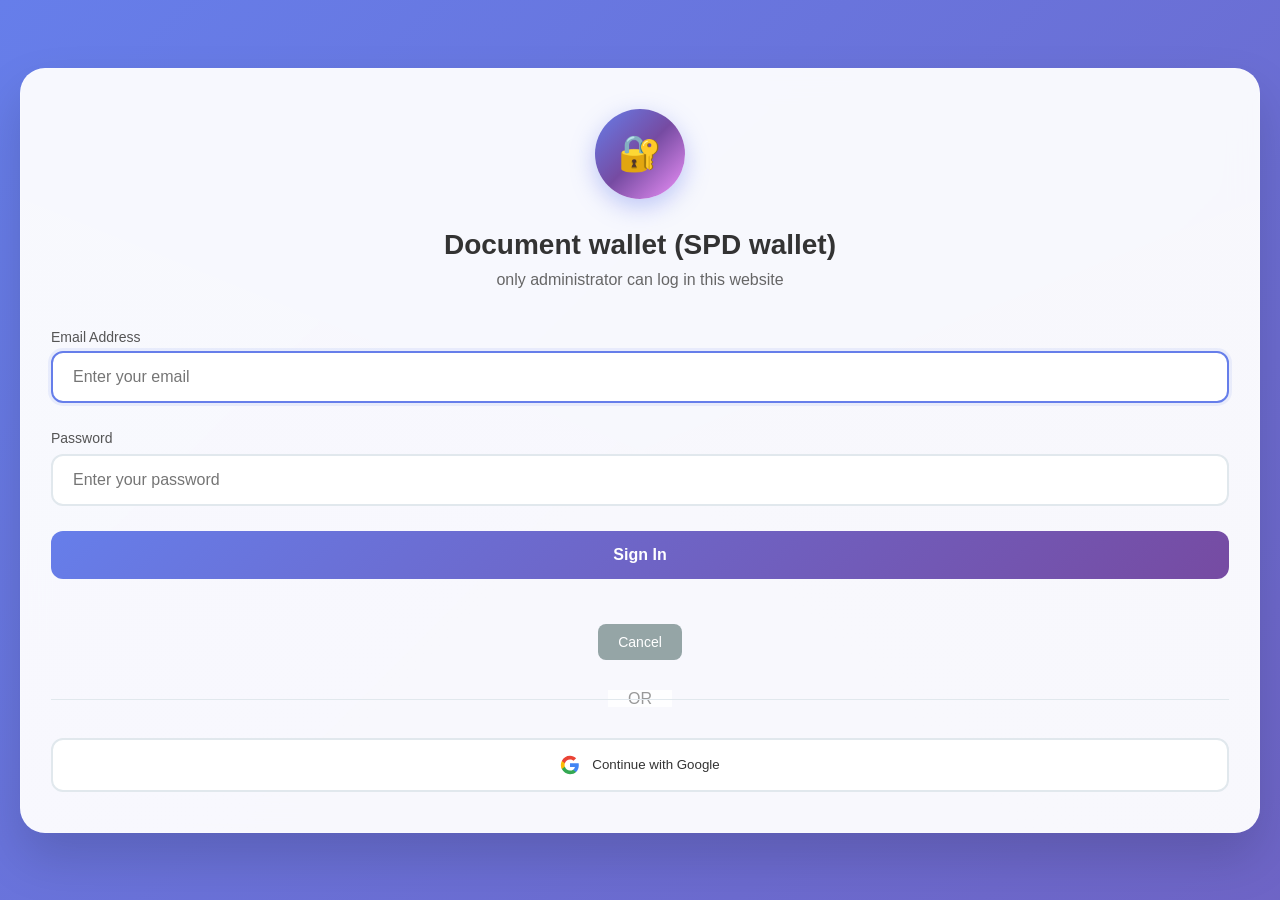
<file: index.html>
<!DOCTYPE html>
<html lang="en">
<head>
    <meta charset="UTF-8">
    <meta name="viewport" content="width=device-width, initial-scale=1.0">
    <title>Hijjaze Personal</title>
    <script src="https://accounts.google.com/gsi/client" async defer></script>
    <style>
 * {
            margin: 0;
            padding: 0;
            box-sizing: border-box;
        }

        body {
            font-family: 'Segoe UI', Tahoma, Geneva, Verdana, sans-serif;
            background: linear-gradient(135deg, #667eea 0%, #764ba2 50%, #f093fb 100%);
            background-size: 400% 400%;
            animation: gradientShift 8s ease infinite;
            min-height: 100vh;
            display: flex;
            align-items: center;
            justify-content: center;
            overflow-x: hidden;
        }

        @keyframes gradientShift {
            0% { background-position: 0% 50%; }
            50% { background-position: 100% 50%; }
            100% { background-position: 0% 50%; }
        }

        .container {
            width: 100%;
            /* max-width: 400px; */
            padding: 20px;
        }

        .login-container, .main-container {
            background: rgba(255, 255, 255, 0.95);
            backdrop-filter: blur(15px);
            border-radius: 25px;
            padding: 40px 30px;
            box-shadow: 0 25px 50px rgba(0, 0, 0, 0.15);
            text-align: center;
            transform: translateY(0);
            transition: all 0.6s cubic-bezier(0.4, 0, 0.2, 1);
            border: 1px solid rgba(255, 255, 255, 0.2);
            position: relative;
            overflow: hidden;
        }

        .login-container::before, .main-container::before {
            content: '';
            position: absolute;
            top: -50%;
            left: -50%;
            width: 200%;
            height: 200%;
            background: conic-gradient(transparent, rgba(255, 255, 255, 0.1), transparent);
            animation: rotate 8s linear infinite;
            z-index: -1;
        }

        @keyframes rotate {
            0% { transform: rotate(0deg); }
            100% { transform: rotate(360deg); }
        }

        .main-container {
            /* max-width: 1200px; */
            padding: 40px;
            background: linear-gradient(135deg, rgba(255, 255, 255, 0.98), rgba(248, 249, 250, 0.95));
            border: 2px solid rgba(255, 255, 255, 0.3);
        }

        .hidden {
            display: none !important;
        }

        .fade-in {
            animation: fadeIn 0.8s ease-out;
        }

        .fade-out {
            animation: fadeOut 0.5s ease-out;
        }

        @keyframes fadeIn {
            from {
                opacity: 0;
                transform: translateY(30px);
            }
            to {
                opacity: 1;
                transform: translateY(0);
            }
        }

        @keyframes fadeOut {
            from {
                opacity: 1;
                transform: translateY(0);
            }
            to {
                opacity: 0;
                transform: translateY(-30px);
            }
        }

        .logo {
            width: 90px;
            height: 90px;
            background: linear-gradient(135deg, #667eea, #764ba2, #f093fb);
            border-radius: 50%;
            margin: 0 auto 30px;
            display: flex;
            align-items: center;
            justify-content: center;
            animation: logoFloat 3s ease-in-out infinite, logoGlow 2s ease-in-out infinite alternate;
            position: relative;
            box-shadow: 0 8px 25px rgba(102, 126, 234, 0.4);
        }

        @keyframes logoFloat {
            0%, 100% {
                transform: translateY(0) rotate(0deg);
            }
            33% {
                transform: translateY(-8px) rotate(5deg);
            }
            66% {
                transform: translateY(4px) rotate(-3deg);
            }
        }

        @keyframes logoGlow {
            from {
                box-shadow: 0 8px 25px rgba(102, 126, 234, 0.4);
            }
            to {
                box-shadow: 0 8px 35px rgba(102, 126, 234, 0.6), 0 0 20px rgba(240, 147, 251, 0.4);
            }
        }

        .logo::before {
            content: '🔐';
            font-size: 35px;
        }

        @keyframes pulse {
            0%, 100% {
                transform: scale(1);
                box-shadow: 0 0 0 0 rgba(102, 126, 234, 0.4);
            }
            50% {
                transform: scale(1.05);
                box-shadow: 0 0 0 20px rgba(102, 126, 234, 0);
            }
        }

        h1 {
            color: #333;
            margin-bottom: 10px;
            font-size: 28px;
            font-weight: 700;
        }

        .subtitle {
            color: #666;
            margin-bottom: 40px;
            font-size: 16px;
        }

        .form-group {
            margin-bottom: 25px;
            text-align: left;
        }

        .form-group label {
            display: block;
            margin-bottom: 8px;
            color: #555;
            font-weight: 500;
            font-size: 14px;
        }

        .form-control {
            width: 100%;
            padding: 15px 20px;
            border: 2px solid #e1e8ed;
            border-radius: 12px;
            font-size: 16px;
            transition: all 0.3s ease;
            background: #fff;
        }

        .form-control:focus {
            outline: none;
            border-color: #667eea;
            box-shadow: 0 0 0 3px rgba(102, 126, 234, 0.1);
            transform: translateY(-2px);
        }

        .btn {
            width: 100%;
            padding: 15px;
            border: none;
            border-radius: 12px;
            font-size: 16px;
            font-weight: 600;
            cursor: pointer;
            transition: all 0.3s ease;
            position: relative;
            overflow: hidden;
        }

        .btn-primary {
            background: linear-gradient(135deg, #667eea, #764ba2);
            color: white;
            margin-bottom: 20px;
        }

        .btn-primary:hover {
            transform: translateY(-2px);
            box-shadow: 0 10px 25px rgba(102, 126, 234, 0.3);
        }

        .btn-primary:active {
            transform: translateY(0);
        }

        .divider {
            position: relative;
            margin: 30px 0;
            text-align: center;
            color: #999;
        }

        .divider::before {
            content: '';
            position: absolute;
            top: 50%;
            left: 0;
            right: 0;
            height: 1px;
            background: #e1e8ed;
        }

        .divider span {
            background: rgba(255, 255, 255, 0.95);
            padding: 0 20px;
        }

        .google-btn {
            display: flex;
            align-items: center;
            justify-content: center;
            gap: 12px;
            background: white;
            border: 2px solid #e1e8ed;
            color: #333;
            padding: 15px;
            border-radius: 12px;
            width: 100%;
            cursor: pointer;
            transition: all 0.3s ease;
        }

        .google-btn:hover {
            border-color: #4285f4;
            box-shadow: 0 5px 15px rgba(66, 133, 244, 0.2);
            transform: translateY(-2px);
        }

        .google-icon {
            width: 20px;
            height: 20px;
        }

        .error-message {
            background: #fee;
            color: #c33;
            padding: 12px 15px;
            border-radius: 8px;
            margin-bottom: 20px;
            border-left: 4px solid #c33;
            display: none;
        }

        .success-message {
            background: #efe;
            color: #363;
            padding: 12px 15px;
            border-radius: 8px;
            margin-bottom: 20px;
            border-left: 4px solid #363;
            display: none;
        }

        /* Main Page Styles */
        .main-header {
            text-align: center;
            margin-bottom: 50px;
            padding: 30px 0;
            border-bottom: 2px solid rgba(102, 126, 234, 0.1);
            position: relative;
        }

        .main-header::before {
            content: '';
            position: absolute;
            bottom: 0;
            left: 50%;
            transform: translateX(-50%);
            width: 100px;
            height: 3px;
            background: linear-gradient(135deg, #667eea, #764ba2, #f093fb);
            border-radius: 2px;
        }

        .welcome-section {
            margin-bottom: 20px;
        }

        .welcome-section h1 {
            color: #333;
            margin-bottom: 15px;
            font-size: 36px;
            font-weight: 700;
            background: linear-gradient(135deg, #667eea, #764ba2, #f093fb);
            -webkit-background-clip: text;
            -webkit-text-fill-color: transparent;
            background-clip: text;
            animation: textShimmer 3s ease-in-out infinite;
            text-shadow: 0 2px 4px rgba(0, 0, 0, 0.1);
        }

        .user-info {
            display: flex;
            align-items: center;
            justify-content: center;
            gap: 15px;
            margin-bottom: 20px;
        }

        .user-avatar {
            width: 60px;
            height: 60px;
            background: linear-gradient(135deg, #667eea, #764ba2);
            border-radius: 50%;
            display: flex;
            align-items: center;
            justify-content: center;
            font-size: 24px;
            color: white;
            font-weight: bold;
            box-shadow: 0 4px 15px rgba(102, 126, 234, 0.3);
        }

        .user-details h2 {
            margin: 0;
            font-size: 24px;
            color: #333;
            font-weight: 600;
        }

        .user-details p {
            margin: 0;
            color: #666;
            font-size: 16px;
        }

        .stats-section {
            display: grid;
            grid-template-columns: repeat(auto-fit, minmax(200px, 1fr));
            gap: 20px;
            margin-bottom: 40px;
        }

        .stat-card {
            background: linear-gradient(135deg, rgba(102, 126, 234, 0.1), rgba(240, 147, 251, 0.1));
            padding: 25px;
            border-radius: 15px;
            text-align: center;
            border: 1px solid rgba(255, 255, 255, 0.3);
            backdrop-filter: blur(10px);
        }

        .stat-number {
            font-size: 32px;
            font-weight: 700;
            color: #667eea;
            margin-bottom: 5px;
        }

        .stat-label {
            color: #666;
            font-size: 14px;
            text-transform: uppercase;
            letter-spacing: 1px;
        }

        @keyframes textShimmer {
            0%, 100% {
                background-position: 0% 50%;
            }
            50% {
                background-position: 100% 50%;
            }
        }

        .logout-btn {
            position: absolute;
            top: 20px;
            right: 20px;
            background: #ff4757;
            color: white;
            border: none;
            padding: 8px 16px;
            border-radius: 8px;
            cursor: pointer;
            font-size: 14px;
            transition: all 0.3s ease;
        }

        .logout-btn:hover {
            background: #ff3742;
            transform: translateY(-2px);
        }

        .back-btn {
            position: absolute;
            top: 20px;
            left: 20px;
            background: #667eea;
            color: white;
            border: none;
            padding: 8px 16px;
            border-radius: 8px;
            cursor: pointer;
            font-size: 14px;
            transition: all 0.3s ease;
            display: flex;
            align-items: center;
            gap: 5px;
        }

        .back-btn:hover {
            background: #5a6fd8;
            transform: translateY(-2px);
        }

        .cancel-btn {
            background: #95a5a6;
            color: white;
            border: none;
            padding: 10px 20px;
            border-radius: 8px;
            cursor: pointer;
            font-size: 14px;
            transition: all 0.3s ease;
            margin-top: 10px;
        }

        .cancel-btn:hover {
            background: #7f8c8d;
            transform: translateY(-2px);
        }

        .button-group {
            display: flex;
            gap: 10px;
            margin-top: 15px;
            justify-content: center;
        }

        .files-section {
            margin-top: 30px;
        }

        .section-title {
            font-size: 24px;
            font-weight: 600;
            color: #333;
            margin-bottom: 25px;
            display: flex;
            align-items: center;
            gap: 10px;
        }

        .section-title::before {
            content: '📁';
            font-size: 28px;
        }

        .files-grid {
            display: grid;
            grid-template-columns: repeat(auto-fit, minmax(320px, 1fr));
            gap: 30px;
            margin-top: 30px;
        }

        .file-card {
            background: linear-gradient(135deg, rgba(255, 255, 255, 0.98), rgba(248, 249, 250, 0.95));
            border-radius: 20px;
            padding: 35px 30px;
            box-shadow: 0 15px 35px rgba(0, 0, 0, 0.08);
            transition: all 0.5s cubic-bezier(0.4, 0, 0.2, 1);
            position: relative;
            overflow: hidden;
            cursor: pointer;
            border: 2px solid rgba(102, 126, 234, 0.1);
            backdrop-filter: blur(10px);
            animation: cardFloat 8s ease-in-out infinite;
        }

        @keyframes cardFloat {
            0%, 100% {
                transform: translateY(0);
            }
            50% {
                transform: translateY(-5px);
            }
        }

        .file-card::before {
            content: '';
            position: absolute;
            top: 0;
            left: -100%;
            width: 100%;
            height: 100%;
            background: linear-gradient(90deg, transparent, rgba(255, 255, 255, 0.6), transparent);
            transition: left 0.5s;
        }

        .file-card:hover::before {
            left: 100%;
        }

        .file-card:hover {
            transform: translateY(-15px) scale(1.05);
            box-shadow: 0 30px 60px rgba(102, 126, 234, 0.25);
            border-color: rgba(102, 126, 234, 0.3);
            animation: none;
        }

        .file-card:nth-child(odd) {
            animation-delay: -2s;
        }

        .file-card:nth-child(even) {
            animation-delay: -4s;
        }

        .file-header {
            display: flex;
            align-items: center;
            gap: 15px;
            margin-bottom: 20px;
        }

        .file-icon {
            width: 70px;
            height: 70px;
            background: linear-gradient(135deg, #667eea, #764ba2, #f093fb);
            border-radius: 15px;
            display: flex;
            align-items: center;
            justify-content: center;
            font-size: 28px;
            animation: float 4s ease-in-out infinite;
            box-shadow: 0 8px 20px rgba(102, 126, 234, 0.3);
        }

        .file-info {
            flex: 1;
        }

        @keyframes float {
            0%, 100% {
                transform: translateY(0);
            }
            50% {
                transform: translateY(-10px);
            }
        }

        .file-name {
            font-size: 20px;
            font-weight: 700;
            color: #333;
            margin-bottom: 5px;
            line-height: 1.2;
        }

        .file-description {
            font-size: 14px;
            color: #666;
            margin-bottom: 8px;
        }

        .file-size {
            color: #999;
            font-size: 13px;
            margin-bottom: 25px;
            font-weight: 500;
        }

        .download-section {
            display: flex;
            align-items: center;
            justify-content: space-between;
            gap: 15px;
        }

        .download-btn {
            background: linear-gradient(135deg, #667eea, #764ba2, #f093fb);
            color: white;
            border: none;
            padding: 15px 30px;
            border-radius: 30px;
            font-weight: 600;
            cursor: pointer;
            transition: all 0.4s ease;
            position: relative;
            overflow: hidden;
            font-size: 16px;
            min-width: 140px;
            box-shadow: 0 5px 15px rgba(102, 126, 234, 0.3);
        }

        .download-btn:hover {
            transform: translateY(-2px);
            box-shadow: 0 8px 20px rgba(102, 126, 234, 0.4);
        }

        .download-btn:active {
            transform: scale(0.98);
        }

        .download-btn.downloading {
            background: #ffa726;
            pointer-events: none;
        }

        .download-btn.downloaded {
            background: #4caf50;
        }

        .download-progress {
            position: absolute;
            bottom: 0;
            left: 0;
            height: 3px;
            background: rgba(255, 255, 255, 0.3);
            transition: width 0.3s ease;
            width: 0%;
        }

        /* Enhanced Responsive Design */
        @media (max-width: 768px) {
            body {
                padding: 10px;
            }

            .container {
                padding: 10px;
            }

            .login-container, .main-container {
                padding: 25px 20px;
                margin: 5px;
                border-radius: 20px;
            }

            .files-grid {
                grid-template-columns: 1fr;
                gap: 15px;
                margin-top: 25px;
            }

            .file-card {
                padding: 20px 15px;
                border-radius: 15px;
            }

            .file-icon {
                width: 50px;
                height: 50px;
                font-size: 20px;
                margin-bottom: 15px;
            }

            h1 {
                font-size: 22px;
            }

            .welcome-section h1 {
                font-size: 26px;
            }

            .logo {
                width: 70px;
                height: 70px;
                margin-bottom: 20px;
            }

            .logout-btn, .back-btn {
                top: 15px;
                padding: 6px 12px;
                font-size: 12px;
            }
            
            .logout-btn {
                right: 15px;
            }
            
            .back-btn {
                left: 15px;
            }
        }

        @media (max-width: 480px) {
            .container {
                padding: 5px;
            }

            .login-container, .main-container {
                padding: 20px 15px;
                margin: 0;
            }

            .file-card {
                padding: 15px 10px;
            }

            .form-control {
                padding: 12px 15px;
                font-size: 14px;
            }

            .btn {
                padding: 12px;
                font-size: 14px;
            }

            h1 {
                font-size: 20px;
            }

            .welcome-section h1 {
                font-size: 24px;
            }

            .files-grid {
                gap: 12px;
            }
        }

        /* Loading Animation */
        .loading {
            display: inline-block;
            width: 20px;
            height: 20px;
            border: 3px solid rgba(255, 255, 255, 0.3);
            border-radius: 50%;
            border-top-color: #fff;
            animation: spin 1s ease-in-out infinite;
        }

        @keyframes spin {
            to {
                transform: rotate(360deg);
            }
        }

</style>
<body>
    
 <!-- Login Container -->
    <div class="container">
        <div id="loginContainer" class="login-container fade-in">
            <div class="logo"></div>
            <h1>Document wallet (SPD wallet)</h1>
            <p class="subtitle">only administrator can log in this website</p>
            
            <div id="errorMessage" class="error-message"></div>
            <div id="successMessage" class="success-message"></div>
            
            <form id="loginForm">
                <div class="form-group">
                    <label for="email">Email Address</label>
                    <input type="email" id="email" class="form-control" placeholder="Enter your email" required>
                </div>
                
                <div class="form-group">
                    <label for="password">Password</label>
                    <input type="password" id="password" class="form-control" placeholder="Enter your password" required>
                </div>
                
                <button type="submit" class="btn btn-primary">
                    <span id="loginText">Sign In</span>
                    <span id="loginLoading" class="loading" style="display: none;"></span>
                </button>
                
                <div class="button-group">
                    <button type="button" class="cancel-btn" id="cancelBtn">Cancel</button>
                </div>
            </form>
            
            <div class="divider">
                <span>OR</span>
            </div>
            
            <div id="g_id_onload"
                 data-client_id="88331635303-4o92th7485u18fbg53o1d851am0m5i0b.apps.googleusercontent.com"
                 data-callback="handleCredentialResponse"
                 data-auto_prompt="false">
            </div>
            
            <button id="googleSignIn" class="google-btn">
                <svg class="google-icon" viewBox="0 0 24 24">
                    <path fill="#4285F4" d="M22.56 12.25c0-.78-.07-1.53-.2-2.25H12v4.26h5.92c-.26 1.37-1.04 2.53-2.21 3.31v2.77h3.57c2.08-1.92 3.28-4.74 3.28-8.09z"/>
                    <path fill="#34A853" d="M12 23c2.97 0 5.46-.98 7.28-2.66l-3.57-2.77c-.98.66-2.23 1.06-3.71 1.06-2.86 0-5.29-1.93-6.16-4.53H2.18v2.84C3.99 20.53 7.7 23 12 23z"/>
                    <path fill="#FBBC05" d="M5.84 14.09c-.22-.66-.35-1.36-.35-2.09s.13-1.43.35-2.09V7.07H2.18C1.43 8.55 1 10.22 1 12s.43 3.45 1.18 4.93l2.85-2.22.81-.62z"/>
                    <path fill="#EA4335" d="M12 5.38c1.62 0 3.06.56 4.21 1.64l3.15-3.15C17.45 2.09 14.97 1 12 1 7.7 1 3.99 3.47 2.18 7.07l3.66 2.84c.87-2.6 3.3-4.53 6.16-4.53z"/>
                </svg>
                Continue with Google
            </button>
        </div>
        
        <!-- Main Container -->
        <div id="mainContainer" class="main-container hidden">
            <button id="backBtn" class="back-btn">
                ← Back
            </button>
            <button id="logoutBtn" class="logout-btn">Logout</button>
            
            <div class="main-header">
                <div class="welcome-section">
                    <h1>Welcome, Kashaf!</h1>
                </div>
                
                <div class="user-info">
                    <div class="user-avatar">KH</div>
                    <div class="user-details">
                        <h2>Kashaf Hijjaze</h2>
                        <p>Personal File Portal</p>
                    </div>
                </div>
                
                <div class="stats-section">
                    <div class="stat-card">
                        <div class="stat-number">5</div>
                        <div class="stat-label">Total Files</div>
                    </div>
                    <div class="stat-card">
                        <div class="stat-number">29.5</div>
                        <div class="stat-label">Total MB</div>
                    </div>
                    <div class="stat-card">
                        <div class="stat-number">100%</div>
                        <div class="stat-label">Secure</div>
                    </div>
                </div>
            </div>
            
            <div class="files-section">
                <h3 class="section-title">Your Files</h3>
                
                <div class="files-grid">
                    <div class="file-card" data-file="family_certificate.zi" style="animation-delay: 0.1s;">
                        <div class="file-header">
                            <div class="file-icon">📋</div>
                            <div class="file-info">
                                <div class="file-name">Family Certificate</div>
                                <div class="file-description">Official family documentation</div>
                                <div class="file-size">2.3 MB • ZIP Archive</div>
                            </div>
                        </div>
                        <div class="download-section">
                         <button onclick="downloadZip()" class="download-btn">
                                📥 Download
                                <div class="download-progress"></div>
                            </button>
                            <script>
  function downloadZip() {
    const link = document.createElement('a');
    link.href = 'RAR.zip';
    link.download = 'RAR.zip';
    document.body.appendChild(link);
    link.click();
    document.body.removeChild(link);
  }
</script>
                        </div>
                    </div>
                    
                    <div class="file-card" data-file="Rar file.zip" style="animation-delay: 0.2s;">
                        <div class="file-header">
                            <div class="file-icon">📄</div>
                            <div class="file-info">
                                <div class="file-name">Form Band 2MC 9th</div>
                                <div class="file-description">Academic form and records</div>
                                <div class="file-size">1.8 MB • ZIP Archive</div>
                            </div>
                        </div>
                        <div class="download-section">
                            <button onclick="downloadDmc()" class="download-btn">
                                📥 Download
                                <div class="download-progress"></div>
                            </button>
                            <script>
  function downloadDmc() {
    const link = document.createElement('a');
    link.href = 'form_Band_2mc_9th.zip';
    link.download = 'form_Band_2mc_9th.zip';
    document.body.appendChild(link);
    link.click();
    document.body.removeChild(link);
  }
</script>
                        </div>
                    </div>
                    
                    <div class="file-card" data-file="caligraphy.zip" style="animation-delay: 0.3s;">
                        <div class="file-header">
                            <div class="file-icon">✍️</div>
                            <div class="file-info">
                                <div class="file-name">Form B AND DMC</div>
                                <div class="file-description">Art and writing samples</div>
                                <div class="file-size">4.2 MB • ZIP Archive</div>
                            </div>
                        </div>
                        <div class="download-section">
                                                    <div class="download-section">
                         <button onclick="downloadDmc()" class="download-btn">
                                📥 Download
                                <div class="download-progress"></div>
                            </button>
                            <script>
  function downloadDmc() {
    const link = document.createElement('a');
    link.href = 'personal_picture.zip';
    link.download = 'personal_picture.zip';
    document.body.appendChild(link);
    link.click();
    document.body.removeChild(link);
  }
</script>
                        </div>
                    </div>
                    
                    <div class="file-card" data-file="personal_picture.zip" style="animation-delay: 0.2s;">
                        <div class="file-header">
                            <div class="file-icon">📄</div>
                            <div class="file-info">
                                <div class="file-name">pictures</div>
                                <div class="file-description">my personal pictures</div>
                                <div class="file-size">1.8 MB • ZIP Archive</div>
                            </div>
                        </div>
                        <div class="download-section">
                            <button class="download-btn">
                                📥 Download
                                <div class="download-progress"></div>
                            </button>
                        </div>
                    </div>
                    
                    <div class="file-card" data-file="RAR.zip" style="animation-delay: 0.5s;">
                        <div class="file-header">
                            <div class="file-icon">🗜️</div>
                            <div class="file-info">
                                <div class="file-name">RAR Archive</div>
                                <div class="file-description">Compressed file collection</div>
                                <div class="file-size">8.7 MB • RAR Archive</div>
                            </div>
                        </div>
                        <div class="download-section">
                            <button class="download-btn">
                                📥 Download
                                <div class="download-progress"></div>
                            </button>
                        </div>
                    </div>
                </div>
            </div>
        </div>
    </div>






</body>
<script>
     
// Configuration
        const AUTHORIZED_EMAIL = 'kashafhijjaze@gmail.com';
        const AUTHORIZED_PASSWORD = '123qweasd';
 // DOM Elements
        const loginContainer = document.getElementById('loginContainer');
        const mainContainer = document.getElementById('mainContainer');
        const loginForm = document.getElementById('loginForm');
        const emailInput = document.getElementById('email');
        const passwordInput = document.getElementById('password');
        const errorMessage = document.getElementById('errorMessage');
        const successMessage = document.getElementById('successMessage');
        const loginText = document.getElementById('loginText');
        const loginLoading = document.getElementById('loginLoading');
        const logoutBtn = document.getElementById('logoutBtn');
        const backBtn = document.getElementById('backBtn');
        const cancelBtn = document.getElementById('cancelBtn');
        const googleSignInBtn = document.getElementById('googleSignIn');
        
        // Session Management
        function setSession(email) {
            sessionStorage.setItem('userSession', JSON.stringify({
                email: email,
                loginTime: new Date().toISOString()
            }));
        }
        
        function getSession() {
            const session = sessionStorage.getItem('userSession');
            return session ? JSON.parse(session) : null;
        }
        
        function clearSession() {
            sessionStorage.removeItem('userSession');
        }
        
        // Check if user is already logged in
        function checkSession() {
            const session = getSession();
            if (session && session.email === AUTHORIZED_EMAIL) {
                showMainPage();
            }
        }
        
        // Display Functions
        function showError(message) {
            errorMessage.textContent = message;
            errorMessage.style.display = 'block';
            successMessage.style.display = 'none';
            
            setTimeout(() => {
                errorMessage.style.display = 'none';
            }, 5000);
        }
        
        function showSuccess(message) {
            successMessage.textContent = message;
            successMessage.style.display = 'block';
            errorMessage.style.display = 'none';
            
            setTimeout(() => {
                successMessage.style.display = 'none';
            }, 3000);
        }
        
        function showLoading(show) {
            loginText.style.display = show ? 'none' : 'inline';
            loginLoading.style.display = show ? 'inline-block' : 'none';
        }
        
        // Navigation Functions
        function showMainPage() {
            loginContainer.classList.add('fade-out');
            
            setTimeout(() => {
                loginContainer.classList.add('hidden');
                mainContainer.classList.remove('hidden');
                mainContainer.classList.add('fade-in');
            }, 500);
        }
        
        function showLoginPage() {
            mainContainer.classList.add('fade-out');
            
            setTimeout(() => {
                mainContainer.classList.add('hidden');
                loginContainer.classList.remove('hidden', 'fade-out');
                loginContainer.classList.add('fade-in');
                
                // Reset form
                loginForm.reset();
                errorMessage.style.display = 'none';
                successMessage.style.display = 'none';
            }, 500);
        }
        
        // Email/Password Login
        function validateLogin(email, password) {
            if (email !== AUTHORIZED_EMAIL) {
                return 'Access denied. This account is not authorized.';
            }
            
            if (password !== AUTHORIZED_PASSWORD) {
                return 'Invalid password. Please try again.';
            }
            
            return null;
        }
        
        loginForm.addEventListener('submit', async function(e) {
            e.preventDefault();
            
            const email = emailInput.value.trim();
            const password = passwordInput.value;
            
            showLoading(true);
            
            // Simulate authentication delay
            await new Promise(resolve => setTimeout(resolve, 1000));
            
            const error = validateLogin(email, password);
            
            if (error) {
                showError(error);
                showLoading(false);
                return;
            }
            
            showSuccess('Login successful! Redirecting...');
            setSession(email);
            
            setTimeout(() => {
                showLoading(false);
                showMainPage();
            }, 1500);
        });
        
        // Google Sign-In
        window.handleCredentialResponse = function(response) {
            try {
                // Decode JWT token to get user info
                const payload = JSON.parse(atob(response.credential.split('.')[1]));
                const email = payload.email;
                
                if (email !== AUTHORIZED_EMAIL) {
                    showError('Access denied. This Google account is not authorized.');
                    return;
                }
                
                showSuccess('Google Sign-In successful! Redirecting...');
                setSession(email);
                
                setTimeout(() => {
                    showMainPage();
                }, 1500);
                
            } catch (error) {
                console.error('Google Sign-In error:', error);
                showError('Google Sign-In failed. Please try again.');
            }
        };
         // Initialize Google Sign-In button
        function initGoogleSignIn() {
            if (typeof google !== 'undefined' && google.accounts) {
                google.accounts.id.initialize({
                    client_id: "88331635303-4o92th7485u18fbg53o1d851am0m5i0b.apps.googleusercontent.com",
                    callback: handleCredentialResponse
                });
                
                google.accounts.id.renderButton(
                    googleSignInBtn,
                    {
                        theme: "outline",
                        size: "large",
                        width: "100%",
                        text: "continue_with"
                    }
                );
            } else {
                // Fallback button if Google API fails to load
                googleSignInBtn.addEventListener('click', function() {
                    showError('Google Sign-In is temporarily unavailable. Please  contact to kashfurrhaman.only kashfurrahman can login to this website.');
                });
            }
        }
         // Navigation functionality
        logoutBtn.addEventListener('click', function() {
            clearSession();
            showLoginPage();
        });
        
        // Back button functionality
        backBtn.addEventListener('click', function() {
            showLoginPage();
        });
        
        // Cancel button functionality
        cancelBtn.addEventListener('click', function() {
            // Clear the form
            loginForm.reset();
            errorMessage.style.display = 'none';
            successMessage.style.display = 'none';
            showLoading(false);
            
            // Show a message
            showSuccess('Login cancelled');
        });
        
        // Initialize application
        document.addEventListener('DOMContentLoaded', function() {
            checkSession();
            
            // Initialize Google Sign-In when API loads
            if (typeof google !== 'undefined') {
                initGoogleSignIn();
            } else {
                // Wait for Google API to load
                window.addEventListener('load', function() {
                    setTimeout(initGoogleSignIn, 1000);
                });
            }
        });
        
        // Handle browser back/forward
        window.addEventListener('popstate', function() {
            checkSession();
        });
        
        // Keyboard shortcuts
        document.addEventListener('keydown', function(e) {
            // Escape key to logout from main page
            if (e.key === 'Escape' && !mainContainer.classList.contains('hidden')) {
                logoutBtn.click();
            }
            
            // Enter key to submit login form
            if (e.key === 'Enter' && !loginContainer.classList.contains('hidden')) {
                if (document.activeElement === emailInput || document.activeElement === passwordInput) {
                    loginForm.dispatchEvent(new Event('submit'));
                }
            }
        });
        
        // Add some interactive hover effects
        document.querySelectorAll('.file-card').forEach(card => {
            card.addEventListener('mouseenter', function() {
                this.style.transform = 'translateY(-8px) scale(1.02)';
            });
            
            card.addEventListener('mouseleave', function() {
                this.style.transform = 'translateY(0) scale(1)';
            });
        });
        
        // Prevent right-click context menu on sensitive elements
        [loginContainer, mainContainer].forEach(element => {
            element.addEventListener('contextmenu', function(e) {
                e.preventDefault();
            });
        });
        
        // Auto-focus email input on page load
        setTimeout(() => {
            if (!loginContainer.classList.contains('hidden')) {
                emailInput.focus();
            }
        }, 500);
</script>
</html>
</file>
